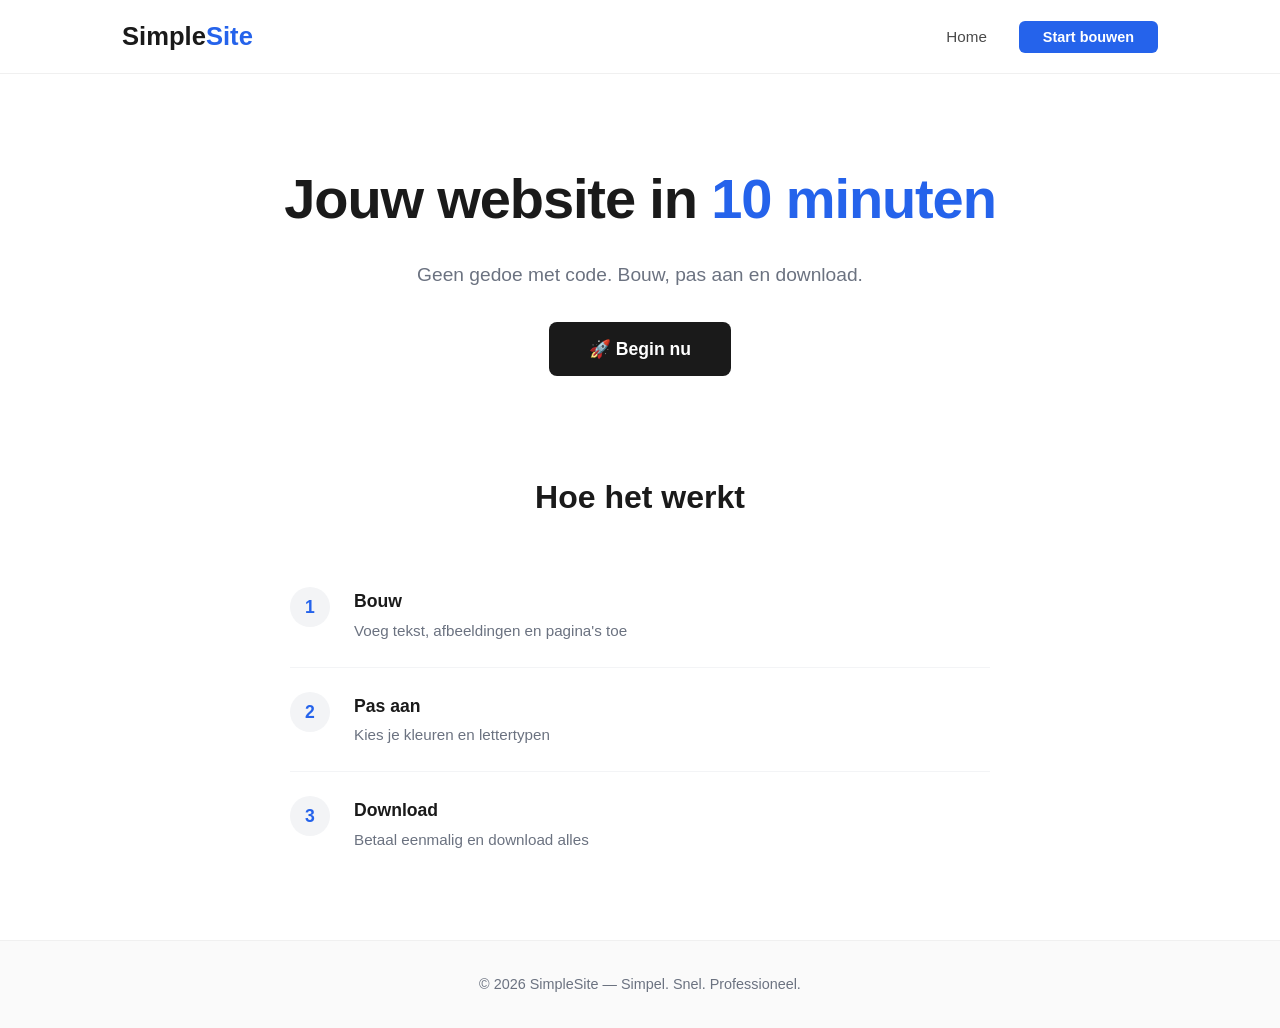
<file: index.html>
<!DOCTYPE html>
<html lang="nl">
<head>
    <meta charset="UTF-8">
    <meta name="viewport" content="width=device-width, initial-scale=1.0">
    <title>SimpleSite - Maak je eigen website</title>
    <link rel="stylesheet" href="css/style.css">
</head>
<body>
    <!-- Header wordt hier geladen -->
    <div id="header"></div>

    <!-- HERO - Direct beginnen -->
    <section class="hero">
        <h1>Jouw website in <span>10 minuten</span></h1>
        <p>Geen gedoe met code. Bouw, pas aan en download.</p>
        <a href="admin.html" class="btn-primary">🚀 Begin nu</a>
    </section>

    <!-- HOE HET WERKT -->
    <section class="how-it-works">
        <h2>Hoe het werkt</h2>
        <div class="steps">
            <div class="step">
                <span class="number">1</span>
                <div class="step-content">
                    <h3>Bouw</h3>
                    <p>Voeg tekst, afbeeldingen en pagina's toe</p>
                </div>
            </div>
            <div class="step">
                <span class="number">2</span>
                <div class="step-content">
                    <h3>Pas aan</h3>
                    <p>Kies je kleuren en lettertypen</p>
                </div>
            </div>
            <div class="step">
                <span class="number">3</span>
                <div class="step-content">
                    <h3>Download</h3>
                    <p>Betaal eenmalig en download alles</p>
                </div>
            </div>
        </div>
    </section>

    <!-- Footer wordt hier geladen -->
    <div id="footer"></div>

    <script src="js/main.js"></script>
</body>
</html>
</file>
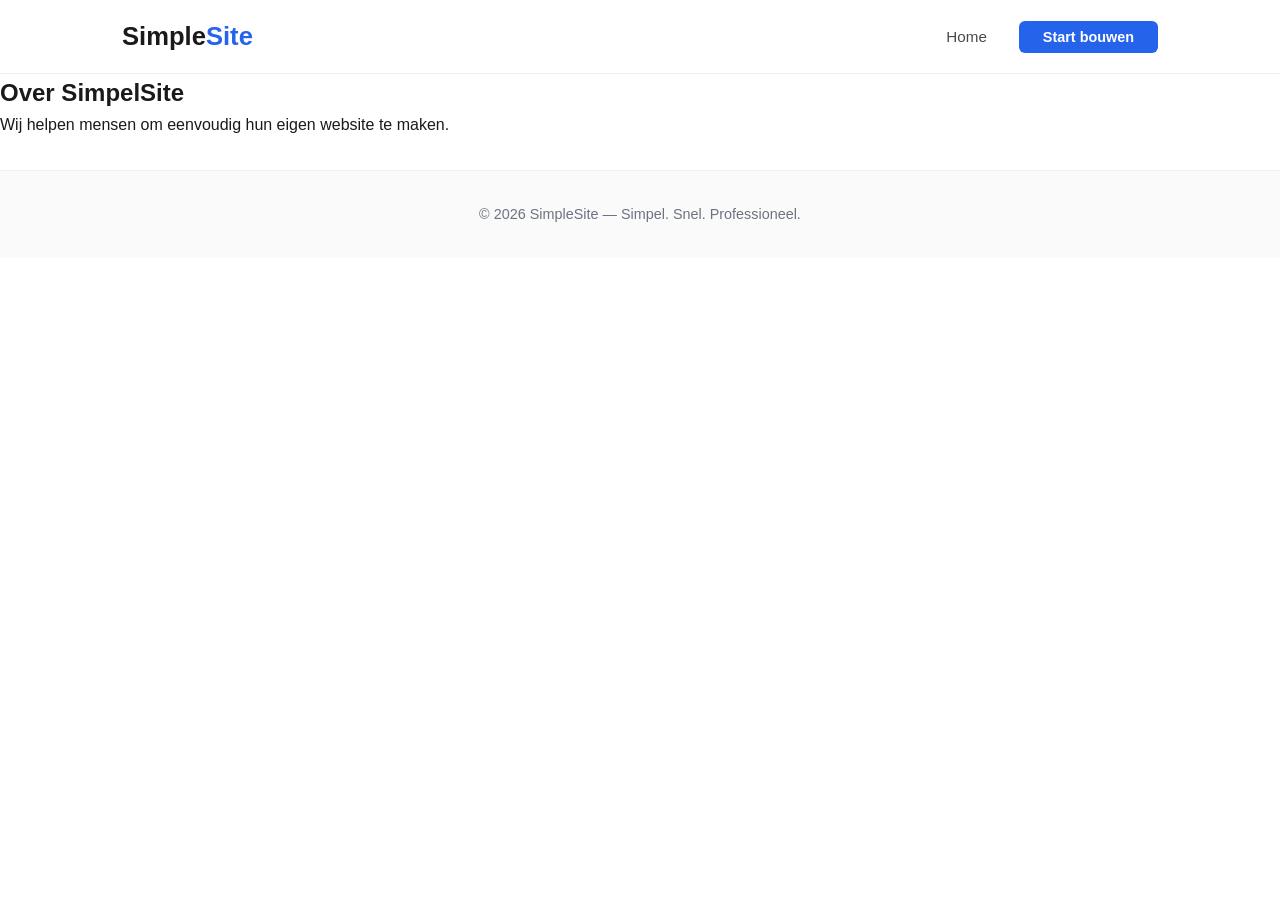
<file: about.html>
<!DOCTYPE html>
<html lang="nl">
<head>
    <meta charset="UTF-8">
    <meta name="viewport" content="width=device-width, initial-scale=1.0">
    <title>SimpelSite - Over ons</title>
    <link rel="stylesheet" href="css/style.css">
</head>
<body>
    <!-- Header wordt hier ingeladen -->
    <div id="header"></div>
    
    <!-- About content -->
    <section class="about">
        <h1>Over SimpelSite</h1>
        <p>Wij helpen mensen om eenvoudig hun eigen website te maken.</p>
    </section>
    
    <!-- Footer wordt hier ingeladen -->
    <div id="footer"></div>
    
    <script src="js/main.js"></script>
</body>
</html>
</file>
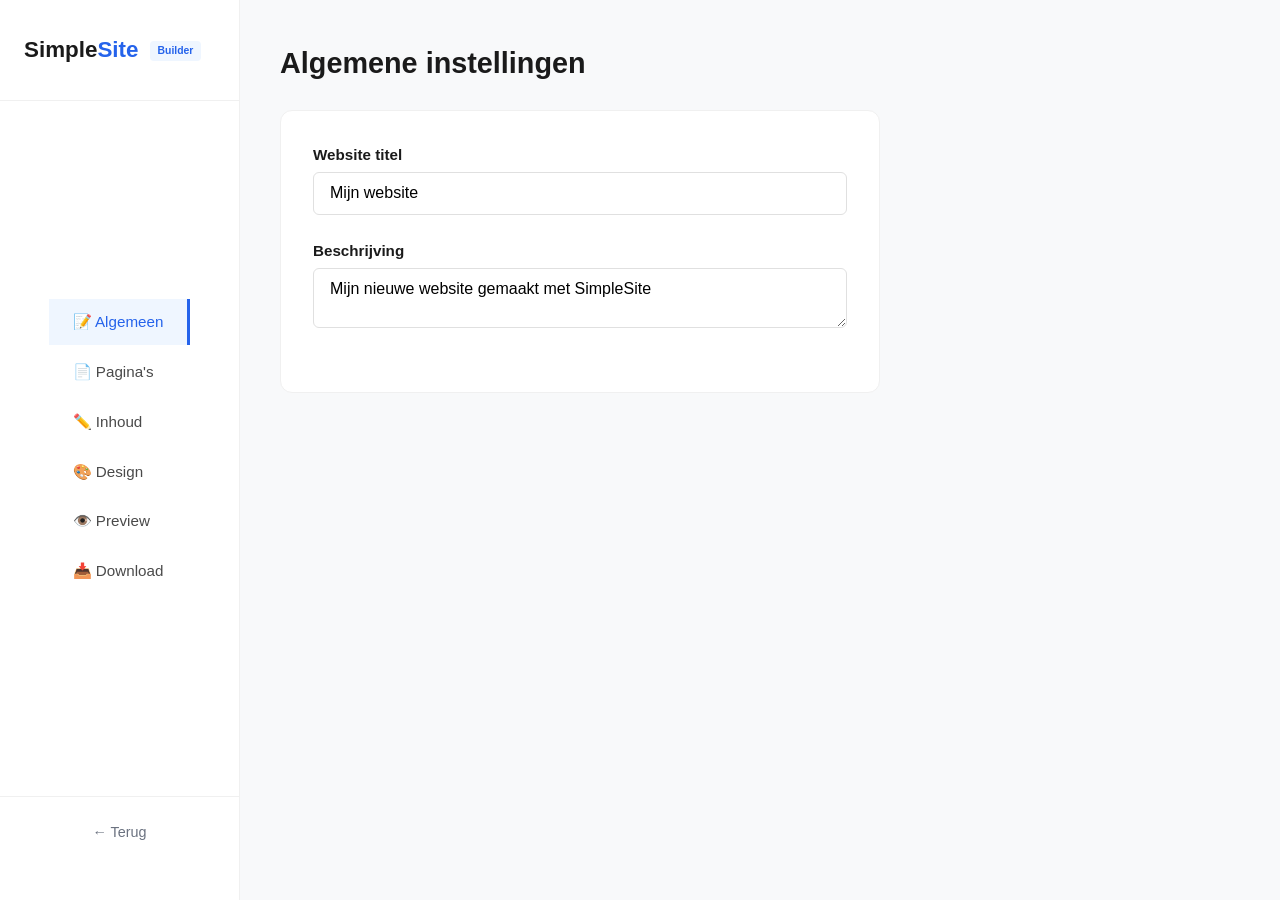
<file: admin.html>
<!DOCTYPE html>
<html lang="nl">
<head>
    <meta charset="UTF-8">
    <meta name="viewport" content="width=device-width, initial-scale=1.0">
    <title>SimpleSite - Website Builder</title>
    <link rel="stylesheet" href="css/style.css">
    <link rel="stylesheet" href="css/admin.css">
</head>
<body>
    <div class="admin-container">
        <!-- Zijbalk -->
        <aside class="admin-sidebar">
            <div class="admin-logo">
                <span class="logo-simple">Simple</span><span class="logo-site">Site</span>
                <span class="admin-badge">Builder</span>
            </div>
            <nav class="admin-nav">
                <ul>
                    <li><a href="#general" class="active" data-section="general">📝 Algemeen</a></li>
                    <li><a href="#pages" data-section="pages">📄 Pagina's</a></li>
                    <li><a href="#content" data-section="content">✏️ Inhoud</a></li>
                    <li><a href="#design" data-section="design">🎨 Design</a></li>
                    <li><a href="#preview" data-section="preview">👁️ Preview</a></li>
                    <li><a href="#download" data-section="download">📥 Download</a></li>
                </ul>
            </nav>
            <div class="admin-footer">
                <a href="index.html" class="btn-back">← Terug</a>
            </div>
        </aside>

        <!-- Hoofdinhoud -->
        <main class="admin-main">
            <!-- Algemeen -->
            <section id="section-general" class="admin-section active">
                <h1>Algemene instellingen</h1>
                <div class="admin-form">
                    <div class="form-group">
                        <label for="site-title">Website titel</label>
                        <input type="text" id="site-title" placeholder="Mijn website" value="Mijn website" oninput="updatePreview()">
                    </div>
                    <div class="form-group">
                        <label for="site-description">Beschrijving</label>
                        <textarea id="site-description" rows="2" placeholder="Korte beschrijving" oninput="updatePreview()">Mijn nieuwe website gemaakt met SimpleSite</textarea>
                    </div>
                </div>
            </section>

            <!-- Pagina's -->
            <section id="section-pages" class="admin-section">
                <h1>Pagina's</h1>
                <p style="color:#6b7280; margin-bottom:1.5rem;">Voeg pagina's toe aan je website</p>
                <div class="admin-form">
                    <div class="form-group">
                        <label for="page-name">Pagina naam</label>
                        <input type="text" id="page-name" placeholder="Bijv. Over ons">
                    </div>
                    <button class="btn-add" id="add-page">+ Pagina toevoegen</button>
                    <div id="page-list" style="margin-top:1.5rem;">
                        <div class="page-item" data-page="home">
                            <span>🏠 Home</span>
                            <span style="color:#6b7280;font-size:0.85rem;">index.html</span>
                        </div>
                    </div>
                </div>
            </section>

            <!-- Inhoud -->
            <section id="section-content" class="admin-section">
                <h1>✏️ Inhoud bewerken</h1>
                <p style="color:#6b7280; margin-bottom:1.5rem;">Bewerk de tekst en zie direct het resultaat in de preview</p>
                <div class="admin-form">
                    <div class="form-group">
                        <label for="page-select">Selecteer pagina</label>
                        <select id="page-select" onchange="loadPageContent(this.value); updatePreview();">
                            <option value="home">Home</option>
                        </select>
                    </div>
                    <div class="form-group">
                        <label for="page-title">Pagina titel</label>
                        <input type="text" id="page-title" value="Welkom bij mijn website" oninput="updatePreview(); autoSave();">
                    </div>
                    <div class="form-group">
                        <label for="page-content">Inhoud</label>
                        <textarea id="page-content" rows="6" oninput="updatePreview(); autoSave();">Dit is de inhoud van mijn website. Hier kan ik alles vertellen over mijn bedrijf, projecten of ideeën.</textarea>
                    </div>
                </div>
            </section>

            <!-- Design -->
            <section id="section-design" class="admin-section">
                <h1>🎨 Design</h1>
                <p style="color:#6b7280; margin-bottom:1.5rem;">Pas kleuren aan en zie direct het resultaat</p>
                <div class="admin-form">
                    <div class="form-group">
                        <label for="primary-color">Hoofdkleur</label>
                        <div style="display:flex;gap:1rem;align-items:center;">
                            <input type="color" id="primary-color" value="#2563eb" oninput="updateColor(this); updatePreview();">
                            <input type="text" id="primary-color-hex" value="#2563eb" style="width:120px;padding:0.4rem;border:1px solid #e0e0e0;border-radius:4px;font-family:monospace;" oninput="updateColorFromHex(this); updatePreview();">
                        </div>
                    </div>
                    <div class="form-group">
                        <label for="bg-color">Achtergrondkleur</label>
                        <div style="display:flex;gap:1rem;align-items:center;">
                            <input type="color" id="bg-color" value="#ffffff" oninput="updateColor(this); updatePreview();">
                            <input type="text" id="bg-color-hex" value="#ffffff" style="width:120px;padding:0.4rem;border:1px solid #e0e0e0;border-radius:4px;font-family:monospace;" oninput="updateColorFromHex(this); updatePreview();">
                        </div>
                    </div>
                    <div class="form-group">
                        <label for="text-color">Tekstkleur</label>
                        <div style="display:flex;gap:1rem;align-items:center;">
                            <input type="color" id="text-color" value="#1a1a1a" oninput="updateColor(this); updatePreview();">
                            <input type="text" id="text-color-hex" value="#1a1a1a" style="width:120px;padding:0.4rem;border:1px solid #e0e0e0;border-radius:4px;font-family:monospace;" oninput="updateColorFromHex(this); updatePreview();">
                        </div>
                    </div>
                    <div style="margin-top:1rem;padding:1rem;background:#f8f9fa;border-radius:6px;font-size:0.9rem;color:#6b7280;">
                        💡 Kleuren worden direct toegepast in de preview
                    </div>
                </div>
            </section>

            <!-- Preview -->
            <section id="section-preview" class="admin-section">
                <h1>👁️ Live Preview</h1>
                <p style="color:#6b7280; margin-bottom:1.5rem;">Bekijk je website in real-time terwijl je bewerkt</p>
                
                <div class="preview-controls">
                    <button class="btn-preview" id="preview-mobile" onclick="setDevice('mobile')">📱 Mobiel</button>
                    <button class="btn-preview active" id="preview-desktop" onclick="setDevice('desktop')">💻 Desktop</button>
                    <button class="btn-preview" id="preview-tablet" onclick="setDevice('tablet')">📟 Tablet</button>
                    <button class="btn-preview" id="preview-split" onclick="toggleSplitView()">📐 Split view</button>
                    <button class="btn-refresh" onclick="refreshPreview()">🔄 Vernieuwen</button>
                </div>

                <div class="preview-container" id="preview-container">
                    <div class="preview-frame" id="preview-frame">
                        <div class="preview-content">
                            <div id="preview-site">
                                <!-- Wordt dynamisch gevuld -->
                            </div>
                        </div>
                    </div>
                </div>

                <div class="preview-status" id="preview-status">
                    <span>✅ Live preview actief</span>
                    <span id="preview-timestamp"></span>
                </div>
            </section>

            <!-- Download -->
            <section id="section-download" class="admin-section">
                <h1>📥 Download</h1>
                <p style="color:#6b7280; margin-bottom:1.5rem;">Download je complete website</p>
                <div class="download-box">
                    <p style="margin-bottom:1rem;">Je website is klaar om te downloaden</p>
                    <button class="btn-download">📥 Download website</button>
                    <p style="color:#6b7280;font-size:0.85rem;margin-top:1rem;">Na betaling ontvang je alle bestanden</p>
                </div>
            </section>
        </main>
    </div>
   <script src="js/admin.js?t=2026"></script>
</body>
</html>
</file>
<file: css/style.css>
/* ========================================
   RESET
   ======================================== */
* {
    margin: 0;
    padding: 0;
    box-sizing: border-box;
}

body {
    font-family: -apple-system, BlinkMacSystemFont, "Segoe UI", Roboto, Arial, sans-serif;
    line-height: 1.6;
    color: #1a1a1a;
    background: #ffffff;
}

a {
    text-decoration: none;
    color: inherit;
}

ul {
    list-style: none;
}

/* ========================================
   HEADER
   ======================================== */
header {
    background: #ffffff;
    padding: 1rem 0;
    border-bottom: 1px solid #f0f0f0;
    position: sticky;
    top: 0;
    z-index: 100;
}

nav {
    max-width: 1100px;
    margin: 0 auto;
    display: flex;
    justify-content: space-between;
    align-items: center;
    padding: 0 2rem;
}

.logo {
    font-size: 1.6rem;
    font-weight: 700;
}

.logo-simple {
    color: #1a1a1a;
}

.logo-site {
    color: #2563eb;
}

.nav-links {
    display: flex;
    gap: 2rem;
    align-items: center;
}

.nav-links a {
    color: #4a4a4a;
    font-size: 0.95rem;
    transition: color 0.2s;
}

.nav-links a:hover {
    color: #2563eb;
}

.btn-nav {
    background: #2563eb;
    color: #ffffff !important;
    padding: 0.5rem 1.5rem;
    border-radius: 6px;
    font-weight: 600;
    font-size: 0.9rem !important;
    transition: background 0.2s;
}

.btn-nav:hover {
    background: #1d4ed8;
    color: #ffffff !important;
}

/* ========================================
   HERO
   ======================================== */
.hero {
    max-width: 1100px;
    margin: 0 auto;
    padding: 5rem 2rem 4rem;
    text-align: center;
}

.hero h1 {
    font-size: 3.5rem;
    font-weight: 700;
    color: #1a1a1a;
    margin-bottom: 1rem;
    letter-spacing: -0.02em;
}

.hero h1 span {
    color: #2563eb;
}

.hero p {
    font-size: 1.2rem;
    color: #6b7280;
    max-width: 500px;
    margin: 0 auto 2rem;
}

.btn-primary {
    display: inline-block;
    background: #1a1a1a;
    color: #ffffff;
    padding: 0.8rem 2.5rem;
    border-radius: 8px;
    font-weight: 600;
    font-size: 1.1rem;
    transition: all 0.2s;
}

.btn-primary:hover {
    background: #2563eb;
    transform: translateY(-2px);
}

/* ========================================
   HOE HET WERKT
   ======================================== */
.how-it-works {
    max-width: 1100px;
    margin: 2rem auto 4rem;
    padding: 0 2rem;
}

.how-it-works h2 {
    font-size: 2rem;
    font-weight: 700;
    color: #1a1a1a;
    text-align: center;
    margin-bottom: 2.5rem;
}

.steps {
    max-width: 700px;
    margin: 0 auto;
}

.step {
    display: flex;
    gap: 1.5rem;
    align-items: flex-start;
    padding: 1.5rem 0;
    border-bottom: 1px solid #f3f4f6;
}

.step:last-child {
    border-bottom: none;
}

.number {
    display: inline-flex;
    align-items: center;
    justify-content: center;
    min-width: 40px;
    height: 40px;
    border-radius: 50%;
    background: #f3f4f6;
    color: #2563eb;
    font-size: 1.1rem;
    font-weight: 700;
    flex-shrink: 0;
}

.step-content h3 {
    font-size: 1.1rem;
    color: #1a1a1a;
    margin-bottom: 0.2rem;
}

.step-content p {
    color: #6b7280;
    font-size: 0.95rem;
}

/* ========================================
   FOOTER
   ======================================== */
footer {
    background: #fafafa;
    border-top: 1px solid #f0f0f0;
    padding: 2rem;
    margin-top: 2rem;
}

.footer-simple {
    max-width: 1100px;
    margin: 0 auto;
    text-align: center;
    padding: 0 2rem;
}

.footer-simple p {
    color: #6b7280;
    font-size: 0.9rem;
}

/* ========================================
   RESPONSIVE
   ======================================== */
@media (max-width: 768px) {
    nav {
        flex-direction: column;
        gap: 1rem;
        padding: 0 1rem;
    }

    .nav-links {
        flex-wrap: wrap;
        justify-content: center;
        gap: 1rem;
    }

    .hero h1 {
        font-size: 2.5rem;
    }

    .steps {
        max-width: 100%;
    }

    .step {
        gap: 1rem;
    }
}

@media (max-width: 480px) {
    .hero {
        padding: 3rem 1rem;
    }

    .hero h1 {
        font-size: 2rem;
    }

    .hero p {
        font-size: 1rem;
    }

    .btn-primary {
        padding: 0.6rem 2rem;
        font-size: 1rem;
    }

    .number {
        min-width: 34px;
        height: 34px;
        font-size: 0.95rem;
    }
}
</file>
<file: css/admin.css>
/* ========================================
   ADMIN LAYOUT
   ======================================== */
.admin-container {
    display: flex;
    min-height: 100vh;
    background: #f8f9fa;
}

/* ========================================
   ZIJBALK
   ======================================== */
.admin-sidebar {
    width: 240px;
    background: #ffffff;
    border-right: 1px solid #f0f0f0;
    display: flex;
    flex-direction: column;
    position: fixed;
    top: 0;
    left: 0;
    bottom: 0;
    padding: 2rem 0;
    z-index: 100;
}

.admin-logo {
    padding: 0 1.5rem 2rem;
    border-bottom: 1px solid #f0f0f0;
    font-size: 1.4rem;
    font-weight: 700;
}

.admin-logo .logo-simple {
    color: #1a1a1a;
}

.admin-logo .logo-site {
    color: #2563eb;
}

.admin-badge {
    display: inline-block;
    font-size: 0.65rem;
    font-weight: 600;
    color: #2563eb;
    background: #eff6ff;
    padding: 0.1rem 0.5rem;
    border-radius: 4px;
    margin-left: 0.3rem;
    vertical-align: middle;
}

.admin-nav {
    flex: 1;
    padding: 1.5rem 0;
    overflow-y: auto;
}

.admin-nav ul {
    list-style: none;
    padding: 0;
    margin: 0;
}

.admin-nav li {
    margin-bottom: 0.2rem;
}

.admin-nav a {
    display: block;
    padding: 0.7rem 1.5rem;
    color: #4a4a4a;
    text-decoration: none;
    transition: all 0.2s;
    font-size: 0.95rem;
    border-right: 3px solid transparent;
    cursor: pointer;
}

.admin-nav a:hover {
    background: #f8f9fa;
    color: #2563eb;
}

.admin-nav a.active {
    background: #eff6ff;
    color: #2563eb;
    border-right-color: #2563eb;
}

.admin-footer {
    padding: 1rem 1.5rem;
    border-top: 1px solid #f0f0f0;
}

.btn-back {
    display: block;
    text-align: center;
    padding: 0.5rem;
    color: #6b7280;
    font-size: 0.9rem;
    transition: color 0.2s;
    text-decoration: none;
}

.btn-back:hover {
    color: #2563eb;
}

/* ========================================
   ADMIN MAIN
   ======================================== */
.admin-main {
    flex: 1;
    margin-left: 240px;
    padding: 2.5rem;
    max-width: calc(100% - 240px);
}

.admin-section {
    display: none;
}

.admin-section.active {
    display: block;
}

.admin-section h1 {
    font-size: 1.8rem;
    font-weight: 700;
    color: #1a1a1a;
    margin-bottom: 1.5rem;
}

/* ========================================
   ADMIN FORMULIEREN
   ======================================== */
.admin-form {
    background: #ffffff;
    padding: 2rem;
    border-radius: 12px;
    border: 1px solid #f0f0f0;
    max-width: 600px;
}

.admin-form .form-group {
    margin-bottom: 1.5rem;
}

.admin-form .form-group label {
    display: block;
    font-weight: 600;
    color: #1a1a1a;
    margin-bottom: 0.3rem;
    font-size: 0.95rem;
}

.admin-form .form-group input[type="text"],
.admin-form .form-group textarea,
.admin-form .form-group select {
    width: 100%;
    padding: 0.7rem 1rem;
    border: 1px solid #e0e0e0;
    border-radius: 6px;
    font-size: 1rem;
    font-family: inherit;
    transition: border-color 0.2s;
}

.admin-form .form-group input[type="text"]:focus,
.admin-form .form-group textarea:focus,
.admin-form .form-group select:focus {
    outline: none;
    border-color: #2563eb;
}

.admin-form .form-group input[type="color"] {
    width: 60px;
    height: 50px;
    border: 1px solid #e0e0e0;
    border-radius: 6px;
    cursor: pointer;
    padding: 2px;
}

/* ========================================
   KNOPPEN
   ======================================== */
.btn-save {
    padding: 0.7rem 2rem;
    background: #1a1a1a;
    color: #ffffff;
    border: none;
    border-radius: 6px;
    font-weight: 600;
    font-size: 0.95rem;
    cursor: pointer;
    transition: background 0.2s;
}

.btn-save:hover {
    background: #2563eb;
}

.btn-add {
    padding: 0.7rem 2rem;
    background: #f3f4f6;
    color: #1a1a1a;
    border: 1px solid #e0e0e0;
    border-radius: 6px;
    font-weight: 600;
    font-size: 0.95rem;
    cursor: pointer;
    transition: all 0.2s;
}

.btn-add:hover {
    background: #2563eb;
    color: #ffffff;
    border-color: #2563eb;
}

/* ========================================
   PAGINA LIST
   ======================================== */
.page-item {
    display: flex;
    justify-content: space-between;
    align-items: center;
    padding: 0.7rem 1rem;
    background: #f8f9fa;
    border-radius: 6px;
    margin-bottom: 0.5rem;
}

.btn-delete-page {
    background: none;
    border: none;
    color: #ef4444;
    cursor: pointer;
    font-size: 0.9rem;
    padding: 0 0.5rem;
}

.btn-delete-page:hover {
    color: #dc2626;
}

/* ========================================
   DOWNLOAD
   ======================================== */
.download-box {
    background: #ffffff;
    padding: 2.5rem;
    border-radius: 12px;
    border: 1px solid #f0f0f0;
    text-align: center;
    max-width: 500px;
}

.btn-download {
    padding: 0.8rem 3rem;
    background: #2563eb;
    color: #ffffff;
    border: none;
    border-radius: 8px;
    font-weight: 700;
    font-size: 1.1rem;
    cursor: pointer;
    transition: background 0.2s;
}

.btn-download:hover {
    background: #1d4ed8;
}

/* ========================================
   PREVIEW
   ======================================== */
.preview-controls {
    display: flex;
    gap: 0.8rem;
    margin-bottom: 1.5rem;
    flex-wrap: wrap;
}

.btn-preview {
    padding: 0.5rem 1.2rem;
    background: #f3f4f6;
    color: #4a4a4a;
    border: 1px solid #e0e0e0;
    border-radius: 6px;
    font-size: 0.9rem;
    cursor: pointer;
    transition: all 0.2s;
}

.btn-preview:hover {
    background: #e5e7eb;
}

.btn-preview.active {
    background: #2563eb;
    color: #ffffff;
    border-color: #2563eb;
}

.btn-refresh {
    padding: 0.5rem 1.2rem;
    background: #f3f4f6;
    color: #4a4a4a;
    border: 1px solid #e0e0e0;
    border-radius: 6px;
    font-size: 0.9rem;
    cursor: pointer;
    transition: all 0.2s;
    margin-left: auto;
}

.btn-refresh:hover {
    background: #e5e7eb;
}

.preview-container {
    background: #f0f0f0;
    border-radius: 12px;
    padding: 2rem;
    display: flex;
    justify-content: center;
    align-items: center;
    min-height: 500px;
    position: relative;
    overflow: hidden;
}

.preview-frame {
    background: #ffffff;
    border-radius: 8px;
    box-shadow: 0 4px 20px rgba(0,0,0,0.1);
    width: 100%;
    max-width: 1100px;
    height: 500px;
    overflow-y: auto;
    transition: all 0.3s ease;
    position: relative;
}

.preview-frame.mobile {
    max-width: 380px;
    height: 650px;
    border-radius: 20px;
}

.preview-frame.tablet {
    max-width: 768px;
    height: 600px;
}

.preview-content {
    padding: 0;
    min-height: 100%;
    background: #ffffff;
}

#preview-site {
    min-height: 100%;
}

.preview-status {
    margin-top: 1rem;
    padding: 0.8rem 1.5rem;
    background: #f0fdf4;
    border-radius: 8px;
    border-left: 4px solid #22c55e;
    display: flex;
    justify-content: space-between;
    align-items: center;
    flex-wrap: wrap;
    gap: 0.5rem;
}

.preview-status span:first-child {
    color: #16a34a;
    font-weight: 500;
    font-size: 0.95rem;
}

.preview-status span:last-child {
    color: #6b7280;
    font-size: 0.85rem;
}

/* Split view */
.preview-container.split-view {
    display: grid;
    grid-template-columns: 1fr 1fr;
    gap: 1rem;
    padding: 1rem;
}

.preview-container.split-view .preview-frame {
    height: 450px;
}

.preview-container.split-view .preview-frame:last-child {
    border-left: 2px dashed #e0e0e0;
    padding-left: 1rem;
}

.preview-container.split-view .preview-frame:first-child {
    padding-right: 1rem;
}

/* Preview update animatie */
.preview-frame.updating {
    animation: previewPulse 0.3s ease;
}

@keyframes previewPulse {
    0% { opacity: 0.7; }
    50% { opacity: 1; }
    100% { opacity: 0.7; }
}

/* ========================================
   RESPONSIVE
   ======================================== */
@media (max-width: 768px) {
    .admin-sidebar {
        width: 100%;
        height: auto;
        position: relative;
        flex-direction: row;
        flex-wrap: wrap;
        padding: 1rem;
        border-right: none;
        border-bottom: 1px solid #f0f0f0;
    }

    .admin-logo {
        padding: 0;
        border-bottom: none;
        flex: 1;
    }

    .admin-nav {
        padding: 0;
        flex: 1;
        width: 100%;
        margin-top: 0.5rem;
    }

    .admin-nav ul {
        display: flex;
        gap: 0.5rem;
        flex-wrap: wrap;
    }

    .admin-nav a {
        padding: 0.5rem 1rem;
        border-right: none;
        border-bottom: 3px solid transparent;
        font-size: 0.85rem;
    }

    .admin-nav a.active {
        border-right-color: transparent;
        border-bottom-color: #2563eb;
    }

    .admin-footer {
        display: none;
    }

    .admin-main {
        margin-left: 0;
        max-width: 100%;
        padding: 1.5rem;
    }

    .admin-form {
        padding: 1.5rem;
    }

    .preview-container {
        padding: 1rem;
        min-height: 400px;
    }

    .preview-frame {
        height: 400px;
    }

    .preview-frame.mobile {
        max-width: 300px;
        height: 500px;
    }

    .preview-frame.tablet {
        max-width: 100%;
        height: 450px;
    }

    .preview-container.split-view {
        grid-template-columns: 1fr;
    }
    
    .preview-container.split-view .preview-frame:last-child {
        border-left: none;
        border-top: 2px dashed #e0e0e0;
        padding-left: 0;
        padding-top: 1rem;
    }
}
</file>
